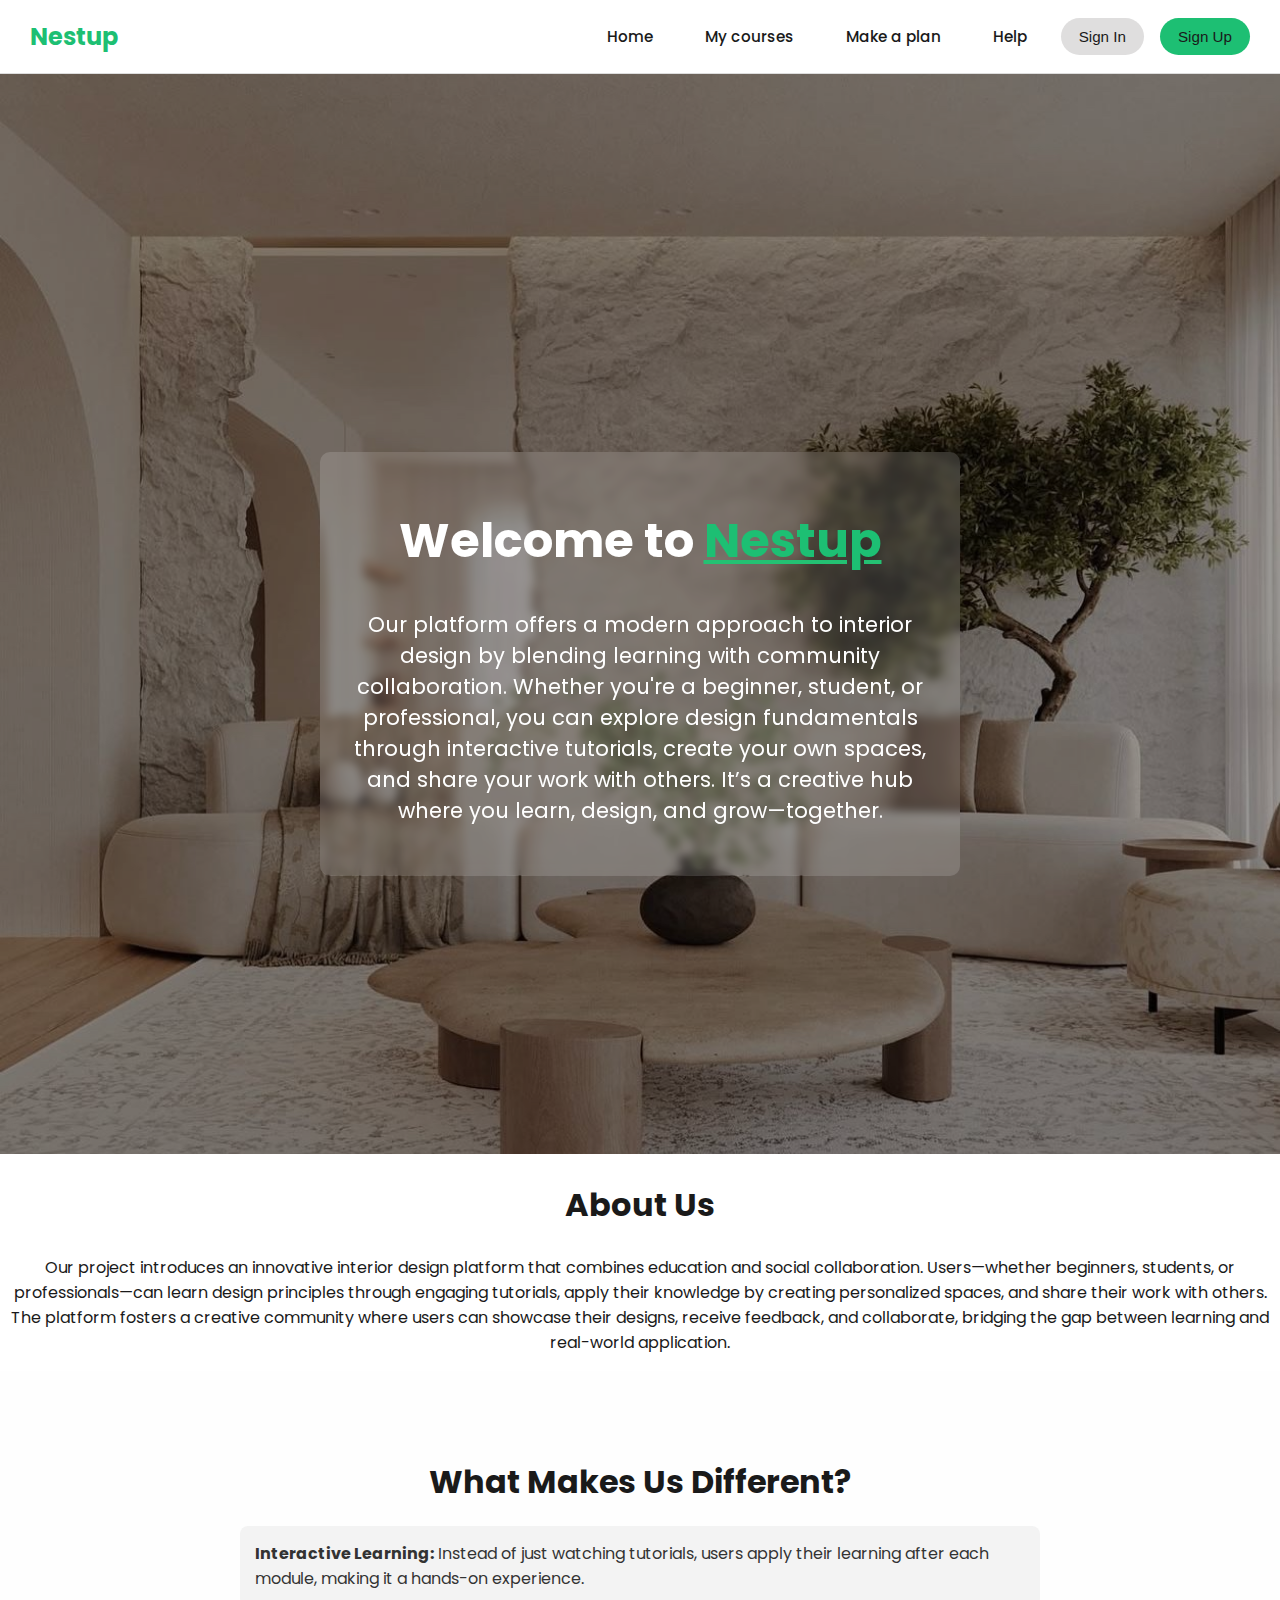
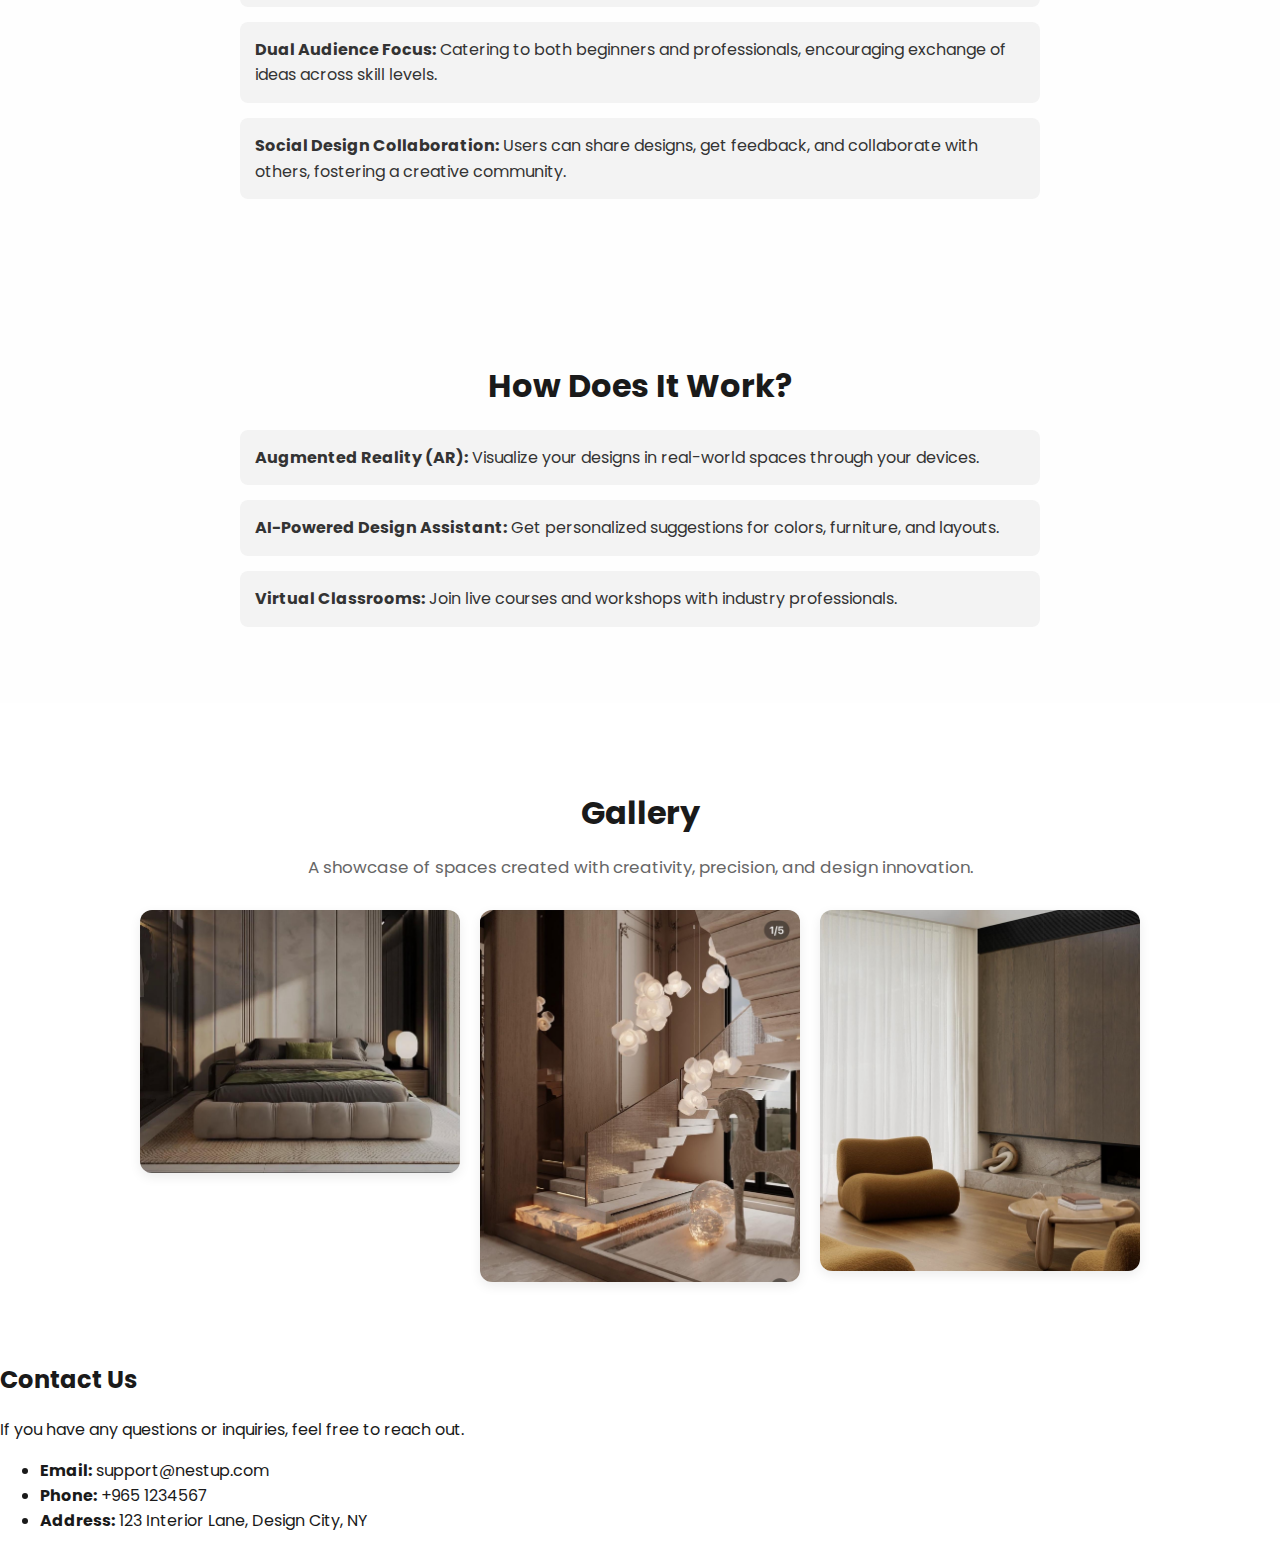
<file: index.html>
<!DOCTYPE html>
<html lang="en">
<head>
  <meta charset="UTF-8" />
  <meta name="viewport" content="width=device-width, initial-scale=1.0"/>
  <title>Interior Design Platform</title>
  <link rel="stylesheet" href="css/styles1.css">
  <link href="https://fonts.googleapis.com/css2?family=Poppins:wght@400;600&display=swap" rel="stylesheet">
</head>
<body>
  
  <nav class="navbar">
    <div class="navbar-left">
      <span class="logo">Nestup</span>
    </div>
    <div class="navbar-right">
      <a href="#">Home</a>
      <a href="#">My courses</a>
      <a href="#">Make a plan</a>
      <a href="#">Help</a>
      <button class="signin" onclick="location.href='signin.html'">Sign In</button>
      <button class="signup" onclick="location.href='signup.html'">Sign Up</button>
    </div>
  </nav>

  <header class="hero-section">
    <div class="hero-content">
    <h1>Welcome to <span>Nestup</span></h1>
    <p>
      Our platform offers a modern approach to interior design by blending learning with community collaboration.
      Whether you're a beginner, student, or professional, you can explore design fundamentals through interactive tutorials,
      create your own spaces, and share your work with others. It’s a creative hub where you learn, design, and grow—together.
    </p>
    </div>
  </header>

  <section class="about-section">
    <div class="about-container">
      <h2>About Us</h2>
      <p>
        Our project introduces an innovative interior design platform that combines education and social collaboration.
        Users—whether beginners, students, or professionals—can learn design principles through engaging tutorials,
        apply their knowledge by creating personalized spaces, and share their work with others.
        The platform fosters a creative community where users can showcase their designs,
        receive feedback, and collaborate, bridging the gap between learning and real-world application.
      </p>
    </div>
  </section>

  <section class="what-section">
    <div class="section-container">
      <h2>What Makes Us Different?</h2>
      <ul>
        <li><strong>Interactive Learning:</strong> Instead of just watching tutorials, users apply their learning after each module, making it a hands-on experience.</li>
        <li><strong>Dual Audience Focus:</strong> Catering to both beginners and professionals, encouraging exchange of ideas across skill levels.</li>
        <li><strong>Social Design Collaboration:</strong> Users can share designs, get feedback, and collaborate with others, fostering a creative community.</li>
      </ul>
    </div>
  </section>

  <section class="how-section">
    <div class="section-container">
      <h2>How Does It Work?</h2>
      <ul>
        <li><strong>Augmented Reality (AR):</strong> Visualize your designs in real-world spaces through your devices.</li>
        <li><strong>AI-Powered Design Assistant:</strong> Get personalized suggestions for colors, furniture, and layouts.</li>
        <li><strong>Virtual Classrooms:</strong> Join live courses and workshops with industry professionals.</li>
      </ul>
    </div>
  </section>

  <section class="gallery-section">
    <div class="gallery-container">
      <h2>Gallery</h2>
      <p>A showcase of spaces created with creativity, precision, and design innovation.</p>
      <div class="gallery-grid">
        <img src="IMG_8446.jpg" alt="Modern Bedroom">
        <img src="IMG_8445.jpg" alt="Artistic Staircase">
        <img src="IMG_8444.jpg" alt="Minimalist Lounge">
      </div>
    </div>
  </section>

  <section class="contact-section" id="contact">
    <div class="contact-container">
      <h2>Contact Us</h2>
      <p>If you have any questions or inquiries, feel free to reach out.</p>
      <ul class="contact-details">
        <li><strong>Email:</strong> support@nestup.com</li>
        <li><strong>Phone:</strong> +965 1234567</li>
        <li><strong>Address:</strong> 123 Interior Lane, Design City, NY</li>
      </ul>
    </div>
  </section>

</body>
</html>
</file>
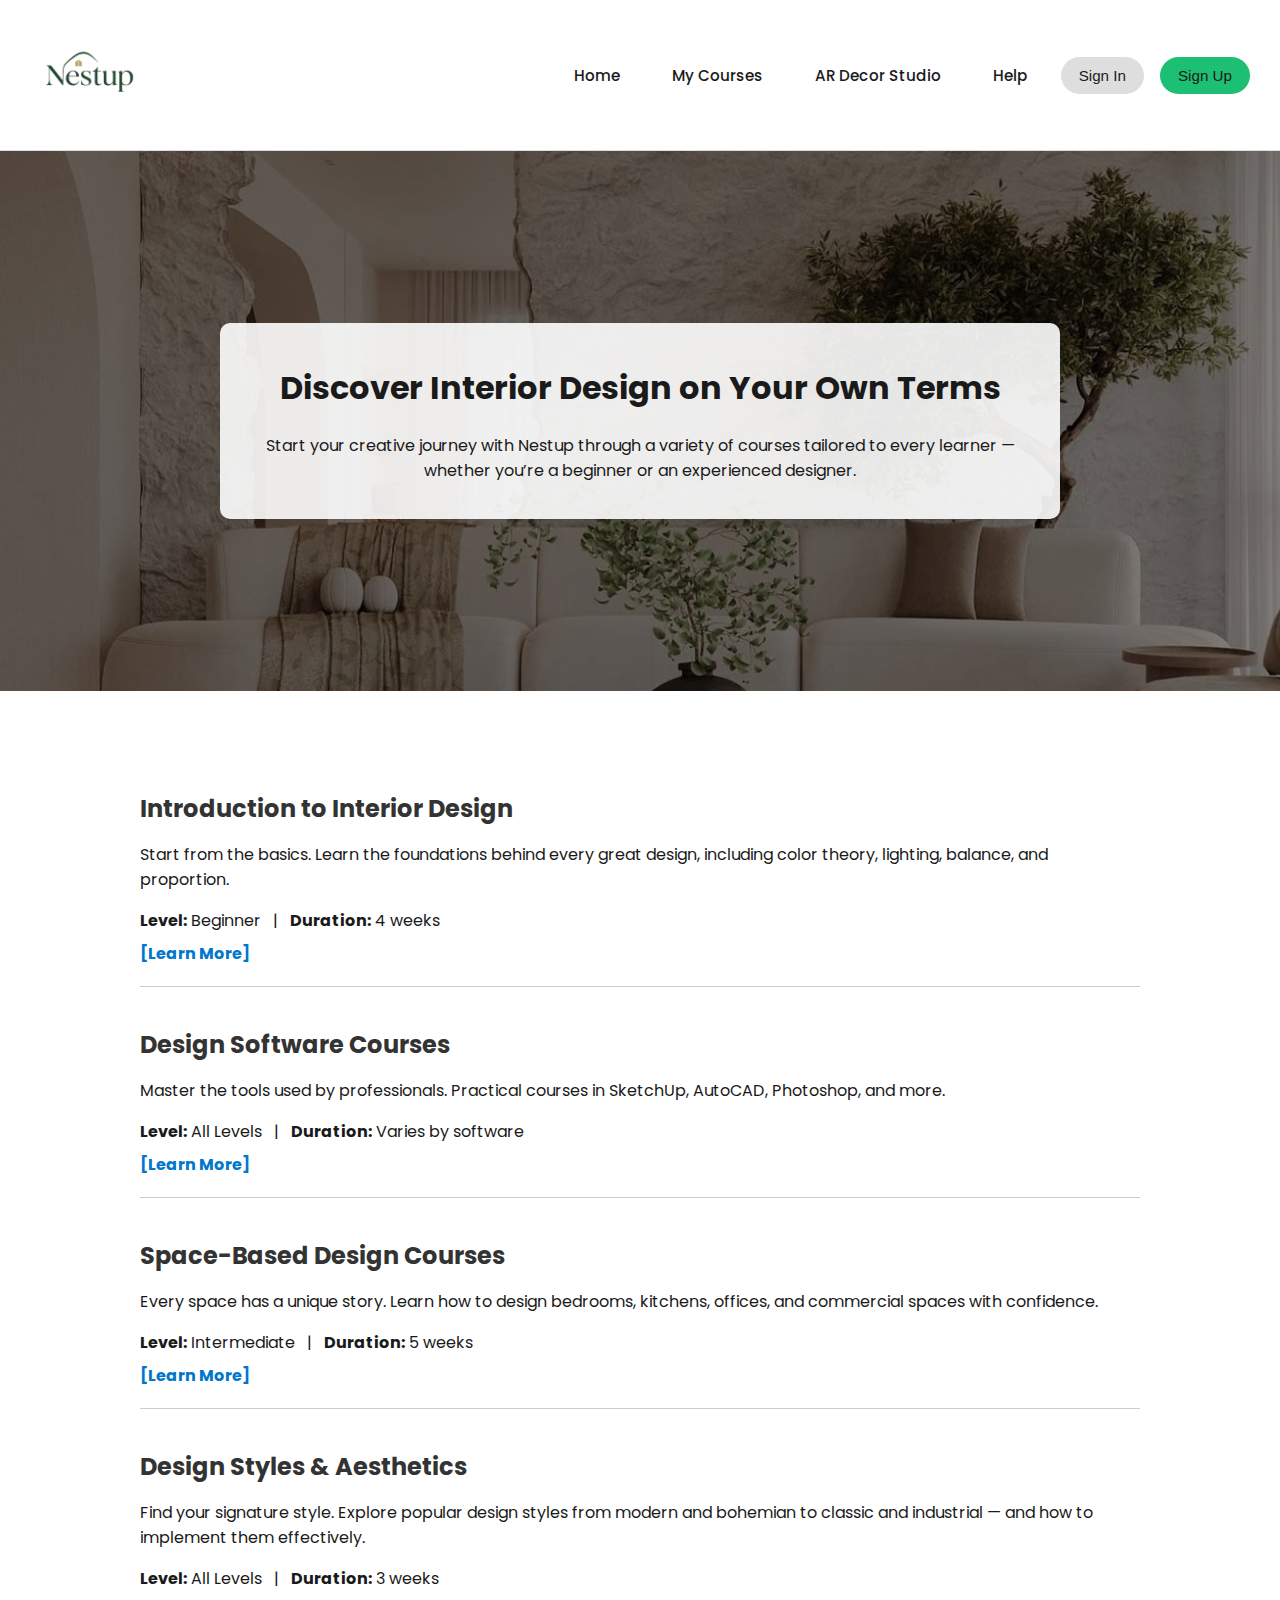
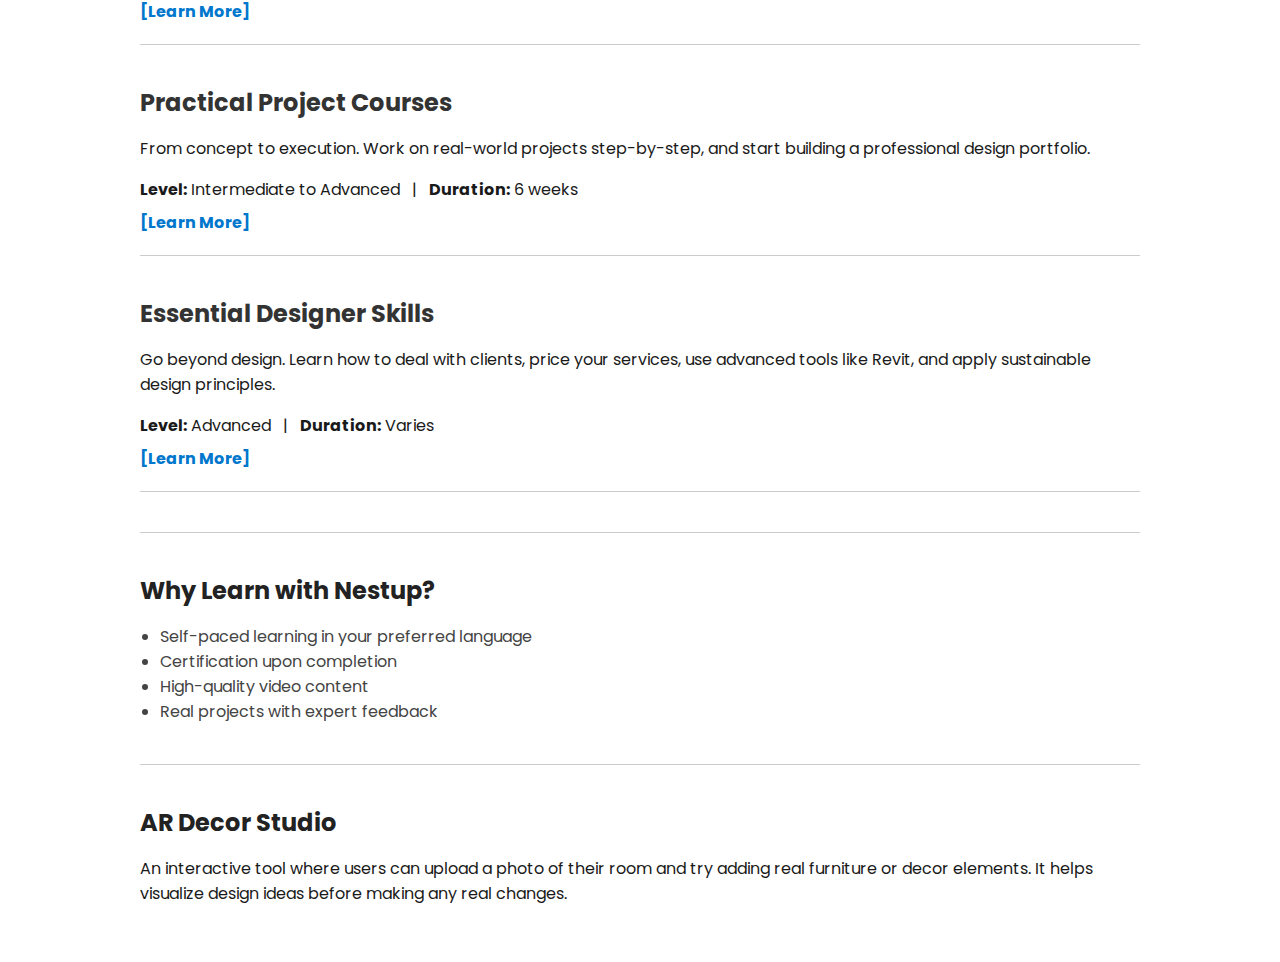
<file: courses.html>
<!DOCTYPE html>
<html lang="en">
<head>
  <meta charset="UTF-8">
  <meta name="viewport" content="width=device-width, initial-scale=1.0">
  <title>Courses - Nestup</title>
  <link rel="stylesheet" href="css/courses.css">
  <link href="https://fonts.googleapis.com/css2?family=Poppins:wght@400;600&display=swap" rel="stylesheet">
</head>
<body>
  <nav class="navbar">
    <div class="navbar-left">
      <a href="index.html">
        <img src="nestup-logo.png" alt="Nestup Logo" class="logo-img">
      </a>
    </div>

    <div class="navbar-right">
      <a href="index.html">Home</a>
      <a href="#">My Courses</a>
      <a href="ar.html">AR Decor Studio</a> <!-- تعديل الرابط هنا -->
      <a href="#">Help</a>
      <button class="signin" onclick="location.href='signin.html'">Sign In</button>
      <button class="signup" onclick="location.href='signup.html'">Sign Up</button>
    </div>
  </nav>

  <header class="hero-section">
    <div class="hero-content">
      <h1>Discover Interior Design on Your Own Terms</h1>
      <p>Start your creative journey with Nestup through a variety of courses tailored to every learner — whether you’re a beginner or an experienced designer.</p>
    </div>
  </header>

  <section class="courses-section">
    <div class="course">
      <h2>Introduction to Interior Design</h2>
      <p>Start from the basics. Learn the foundations behind every great design, including color theory, lighting, balance, and proportion.</p>
      <p><strong>Level:</strong> Beginner &nbsp; | &nbsp; <strong>Duration:</strong> 4 weeks</p>
      <a href="#" class="learn-more">[Learn More]</a>
    </div>

    <div class="course">
      <h2>Design Software Courses</h2>
      <p>Master the tools used by professionals. Practical courses in SketchUp, AutoCAD, Photoshop, and more.</p>
      <p><strong>Level:</strong> All Levels &nbsp; | &nbsp; <strong>Duration:</strong> Varies by software</p>
      <a href="#" class="learn-more">[Learn More]</a>
    </div>

    <div class="course">
      <h2>Space-Based Design Courses</h2>
      <p>Every space has a unique story. Learn how to design bedrooms, kitchens, offices, and commercial spaces with confidence.</p>
      <p><strong>Level:</strong> Intermediate &nbsp; | &nbsp; <strong>Duration:</strong> 5 weeks</p>
      <a href="#" class="learn-more">[Learn More]</a>
    </div>

    <div class="course">
      <h2>Design Styles & Aesthetics</h2>
      <p>Find your signature style. Explore popular design styles from modern and bohemian to classic and industrial — and how to implement them effectively.</p>
      <p><strong>Level:</strong> All Levels &nbsp; | &nbsp; <strong>Duration:</strong> 3 weeks</p>
      <a href="#" class="learn-more">[Learn More]</a>
    </div>

    <div class="course">
      <h2>Practical Project Courses</h2>
      <p>From concept to execution. Work on real-world projects step-by-step, and start building a professional design portfolio.</p>
      <p><strong>Level:</strong> Intermediate to Advanced &nbsp; | &nbsp; <strong>Duration:</strong> 6 weeks</p>
      <a href="#" class="learn-more">[Learn More]</a>
    </div>

    <div class="course">
      <h2>Essential Designer Skills</h2>
      <p>Go beyond design. Learn how to deal with clients, price your services, use advanced tools like Revit, and apply sustainable design principles.</p>
      <p><strong>Level:</strong> Advanced &nbsp; | &nbsp; <strong>Duration:</strong> Varies</p>
      <a href="#" class="learn-more">[Learn More]</a>
    </div>

    <div class="why-section">
      <h2>Why Learn with Nestup?</h2>
      <ul>
        <li>Self-paced learning in your preferred language</li>
        <li>Certification upon completion</li>
        <li>High-quality video content</li>
        <li>Real projects with expert feedback</li>
      </ul>
    </div>

    <div class="ar-decor">
      <h2>AR Decor Studio</h2>
      <p>An interactive tool where users can upload a photo of their room and try adding real furniture or decor elements. It helps visualize design ideas before making any real changes.</p>
    </div>
  </section>
</body>
</html>
</file>
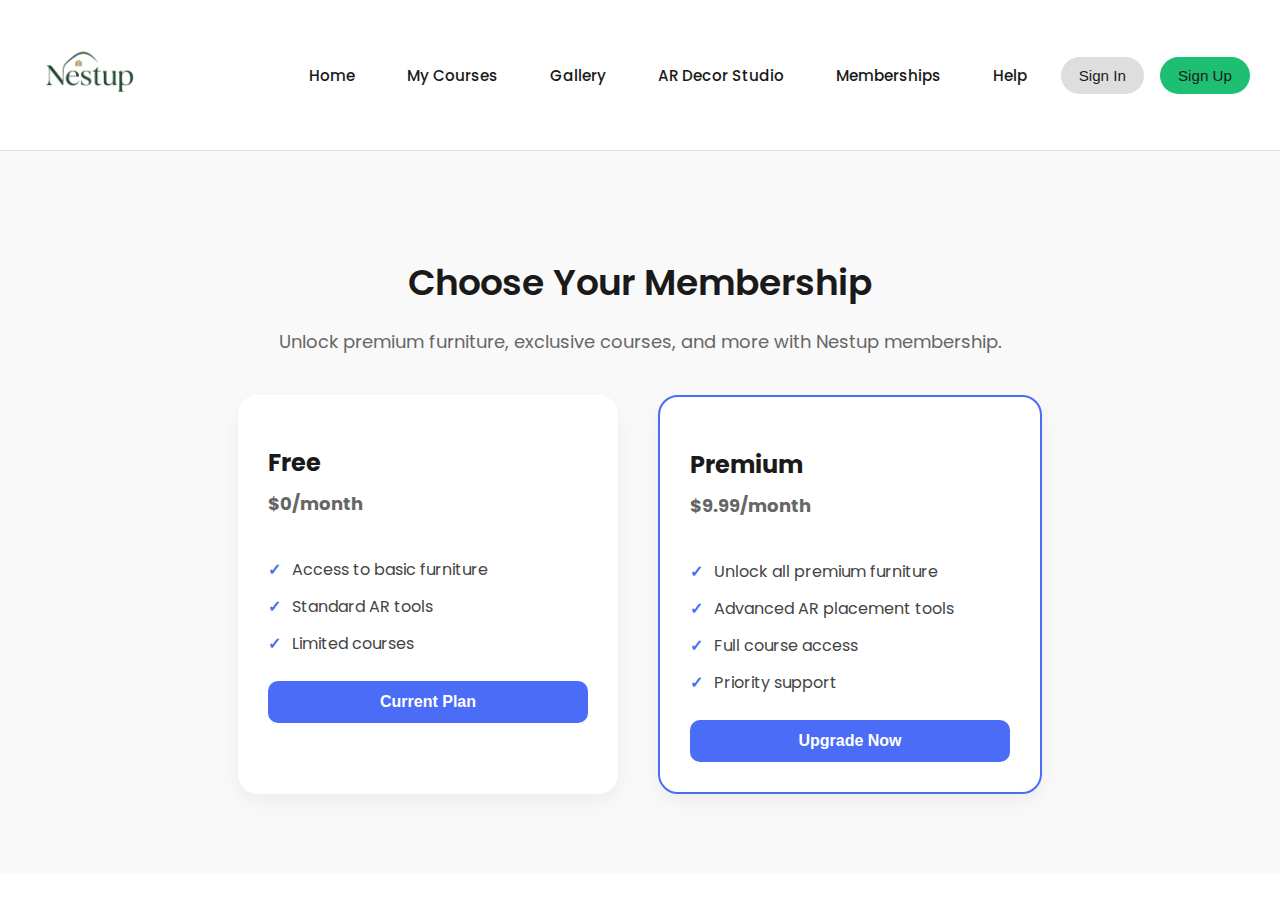
<file: membership.html>
<!DOCTYPE html>
<html lang="en">
<head>
  <meta charset="UTF-8" />
  <meta name="viewport" content="width=device-width, initial-scale=1.0"/>
  <title>Membership Plans | Nestup</title>
  <link rel="stylesheet" href="css/membership.css">
  <link href="https://fonts.googleapis.com/css2?family=Poppins:wght@400;600&display=swap" rel="stylesheet">
</head>
<body>

<nav class="navbar">
  <div class="navbar-left">
    <a href="index.html"><img src="nestup-logo.png" alt="Nestup Logo" class="logo-img"></a>
  </div>
  <div class="navbar-right">
    <a href="index.html">Home</a>
    <a href="courses.html">My Courses</a>
    <a href="NUgallery.html">Gallery</a>
    <a href="ar.html">AR Decor Studio</a>
    <a href="membership.html">Memberships</a>
    <a href="#">Help</a>
    <button onclick="location.href='signin.html'" class="signin">Sign In</button>
    <button onclick="location.href='signup.html'" class="signup">Sign Up</button>
  </div>
</nav>

<section class="membership-section">
  <h1>Choose Your Membership</h1>
  <p>Unlock premium furniture, exclusive courses, and more with Nestup membership.</p>

  <div class="plans-container">
    <!-- Free Plan -->
    <div class="plan-card">
      <h2>Free</h2>
      <p class="price">$0/month</p>
      <ul>
        <li>Access to basic furniture</li>
        <li>Standard AR tools</li>
        <li>Limited courses</li>
      </ul>
      <button class="select-btn">Current Plan</button>
    </div>

    <!-- Premium Plan -->
    <div class="plan-card premium">
      <h2>Premium</h2>
      <p class="price">$9.99/month</p>
      <ul>
        <li>Unlock all premium furniture</li>
        <li>Advanced AR placement tools</li>
        <li>Full course access</li>
        <li>Priority support</li>
      </ul>
      <button class="select-btn" onclick="location.href='signup.html'">Upgrade Now</button>
    </div>
  </div>
</section>

</body>
</html>
</file>
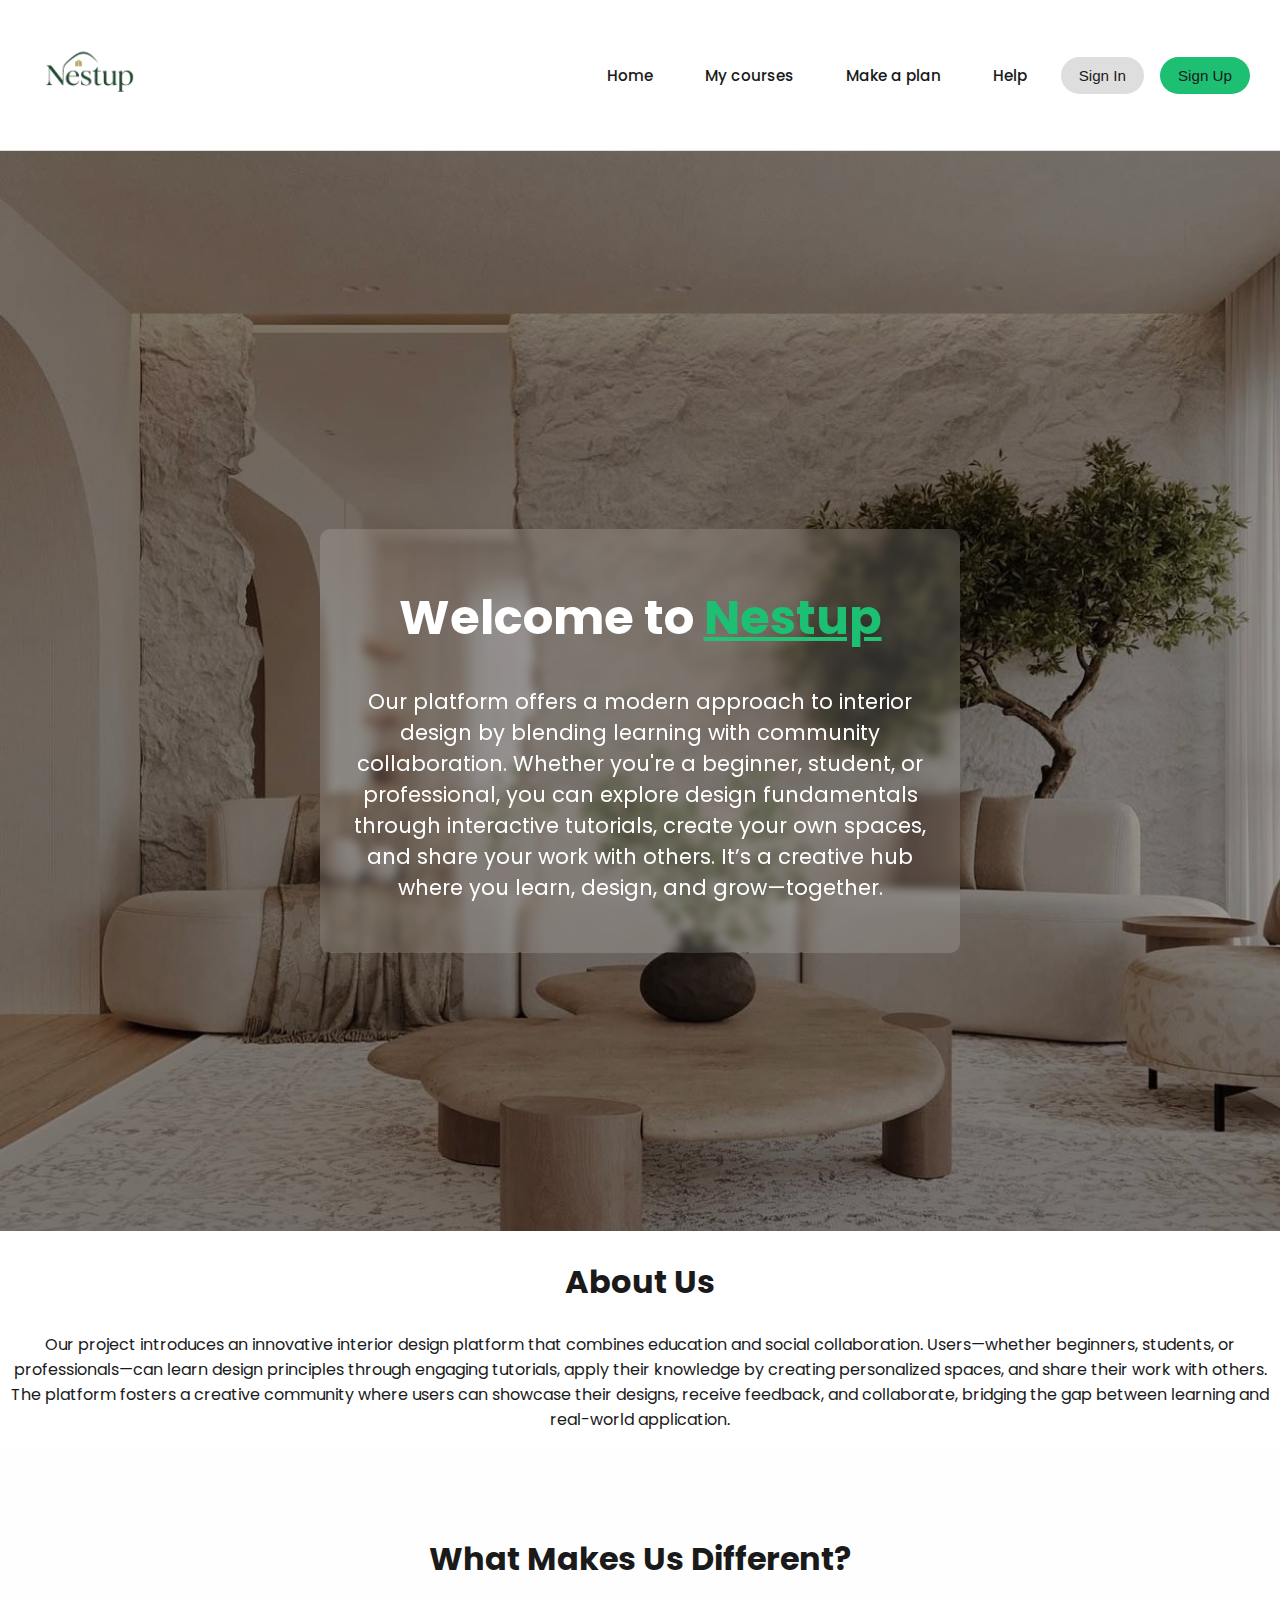
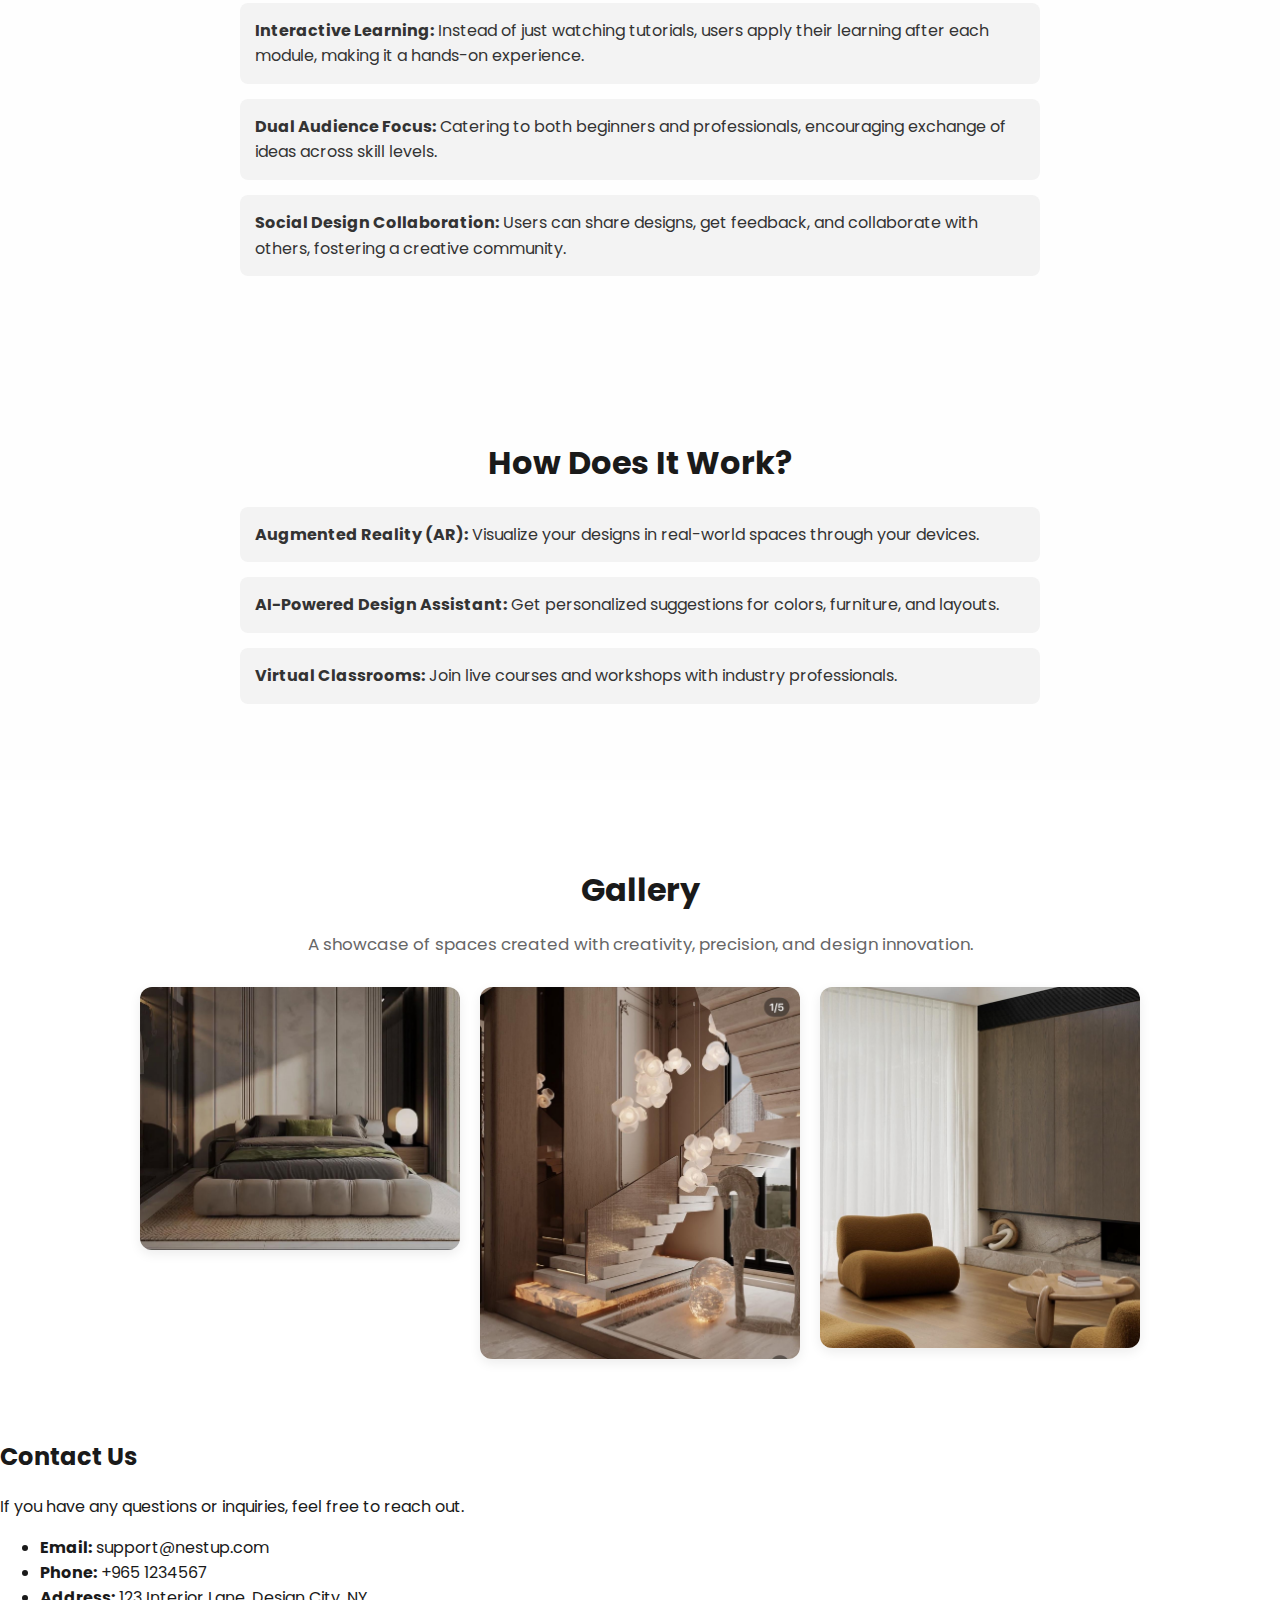
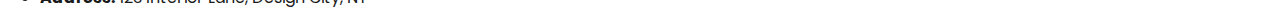
<file: Nastup.html>
<!DOCTYPE html>
<html lang="en">
<head>
  <meta charset="UTF-8" />
  <meta name="viewport" content="width=device-width, initial-scale=1.0"/>
  <title>Interior Design Platform</title>
  <link rel="stylesheet" href="css/styles1.css">
  <link href="https://fonts.googleapis.com/css2?family=Poppins:wght@400;600&display=swap" rel="stylesheet">
</head>
<body>
  
<nav class="navbar">
  <div class="navbar-left">
    <a href="index.html">
      <img src="nestup-logo.png" alt="Nestup Logo" class="logo-img">
    </a>
  </div>

  <div class="navbar-right">
    <a href="#">Home</a>
    <a href="courses.html">My courses</a>
    <a href="#">Make a plan</a>
    <a href="#">Help</a>
    <button class="signin" onclick="location.href='signin.html'">Sign In</button>
    <button class="signup" onclick="location.href='signup.html'">Sign Up</button>
  </div>
</nav>

  <header class="hero-section">
    <div class="hero-content">
    <h1>Welcome to <span>Nestup</span></h1>
    <p>
      Our platform offers a modern approach to interior design by blending learning with community collaboration.
      Whether you're a beginner, student, or professional, you can explore design fundamentals through interactive tutorials,
      create your own spaces, and share your work with others. It’s a creative hub where you learn, design, and grow—together.
    </p>
    </div>
  </header>

  <section class="about-section">
    <div class="about-container">
      <h2>About Us</h2>
      <p>
        Our project introduces an innovative interior design platform that combines education and social collaboration.
        Users—whether beginners, students, or professionals—can learn design principles through engaging tutorials,
        apply their knowledge by creating personalized spaces, and share their work with others.
        The platform fosters a creative community where users can showcase their designs,
        receive feedback, and collaborate, bridging the gap between learning and real-world application.
      </p>
    </div>
  </section>

  <section class="what-section">
    <div class="section-container">
      <h2>What Makes Us Different?</h2>
      <ul>
        <li><strong>Interactive Learning:</strong> Instead of just watching tutorials, users apply their learning after each module, making it a hands-on experience.</li>
        <li><strong>Dual Audience Focus:</strong> Catering to both beginners and professionals, encouraging exchange of ideas across skill levels.</li>
        <li><strong>Social Design Collaboration:</strong> Users can share designs, get feedback, and collaborate with others, fostering a creative community.</li>
      </ul>
    </div>
  </section>

  <section class="how-section">
    <div class="section-container">
      <h2>How Does It Work?</h2>
      <ul>
        <li><strong>Augmented Reality (AR):</strong> Visualize your designs in real-world spaces through your devices.</li>
        <li><strong>AI-Powered Design Assistant:</strong> Get personalized suggestions for colors, furniture, and layouts.</li>
        <li><strong>Virtual Classrooms:</strong> Join live courses and workshops with industry professionals.</li>
      </ul>
    </div>
  </section>

  <section class="gallery-section">
    <div class="gallery-container">
      <h2>Gallery</h2>
      <p>A showcase of spaces created with creativity, precision, and design innovation.</p>
      <div class="gallery-grid">
        <img src="IMG_8446.jpg" alt="Modern Bedroom">
        <img src="IMG_8445.jpg" alt="Artistic Staircase">
        <img src="IMG_8444.jpg" alt="Minimalist Lounge">
      </div>
    </div>
  </section>

  <section class="contact-section" id="contact">
    <div class="contact-container">
      <h2>Contact Us</h2>
      <p>If you have any questions or inquiries, feel free to reach out.</p>
      <ul class="contact-details">
        <li><strong>Email:</strong> support@nestup.com</li>
        <li><strong>Phone:</strong> +965 1234567</li>
        <li><strong>Address:</strong> 123 Interior Lane, Design City, NY</li>
      </ul>
    </div>
  </section>

</body>
</html>
</file>
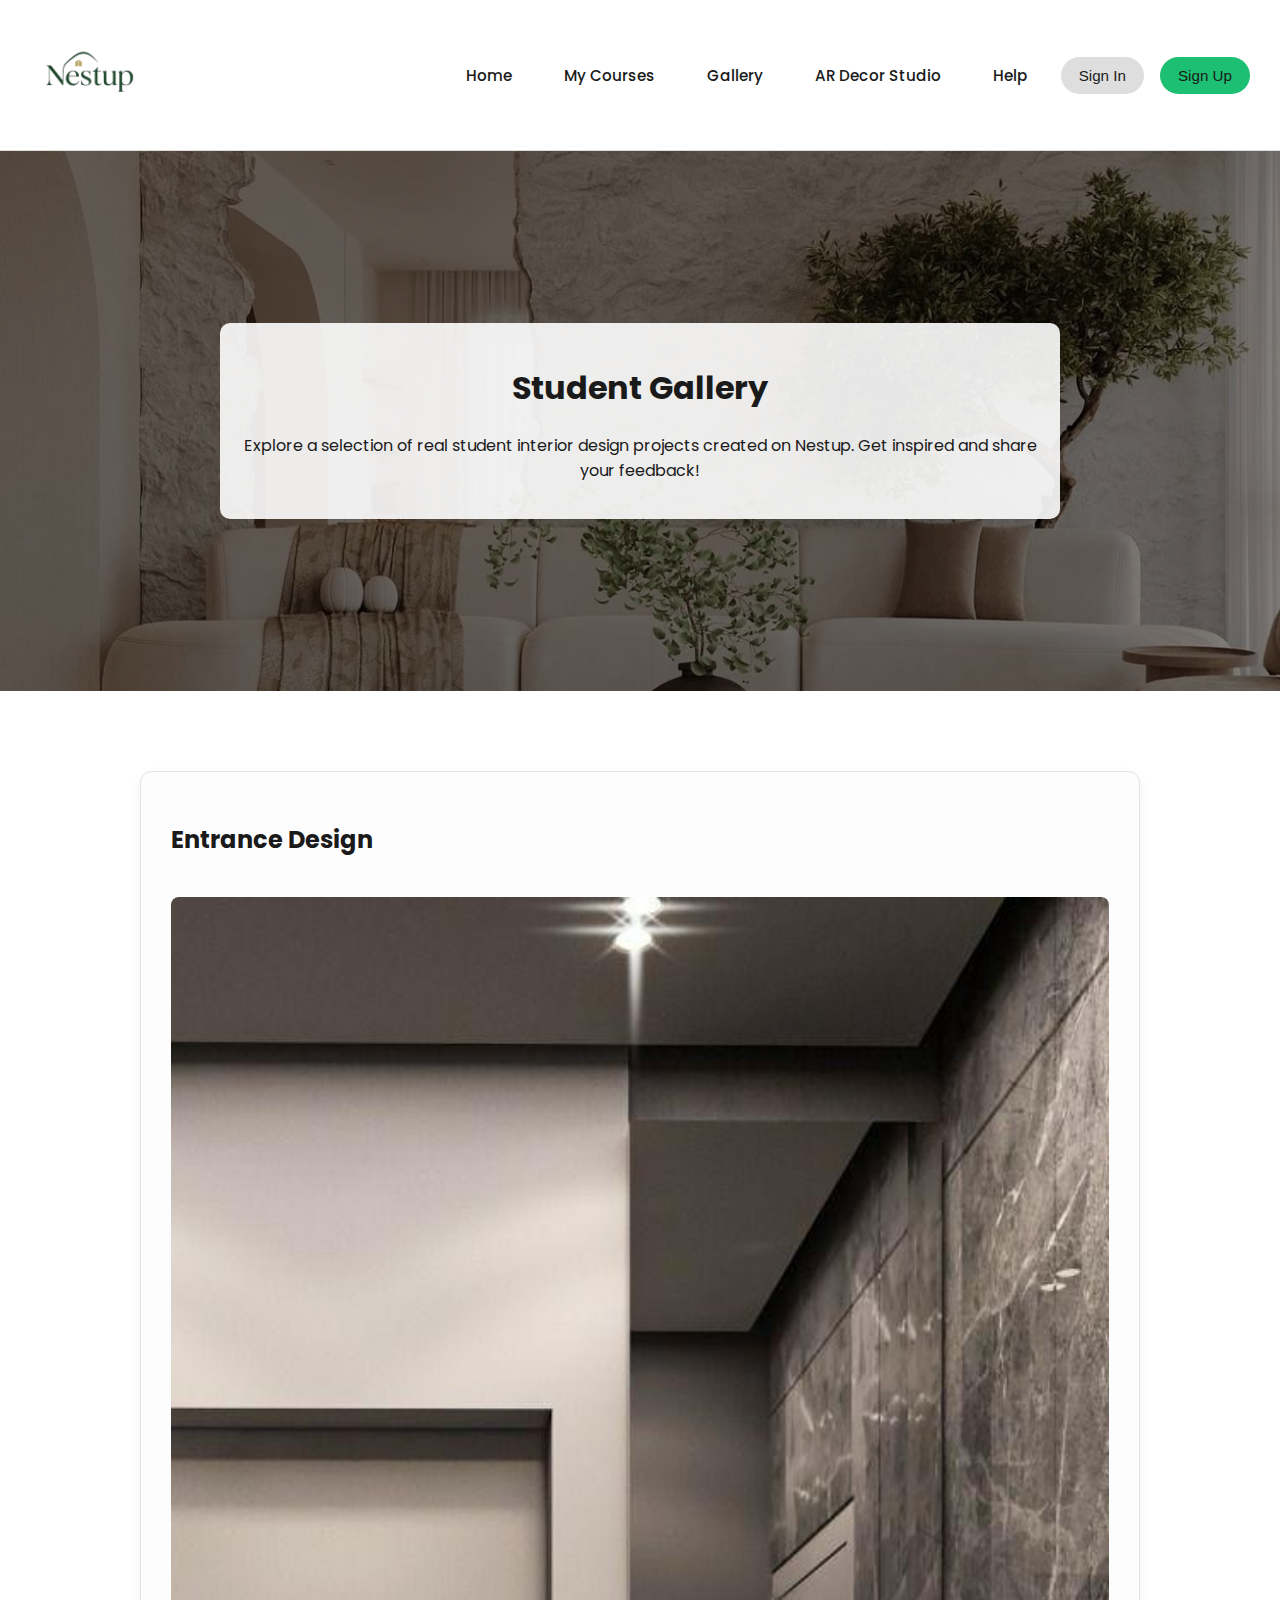
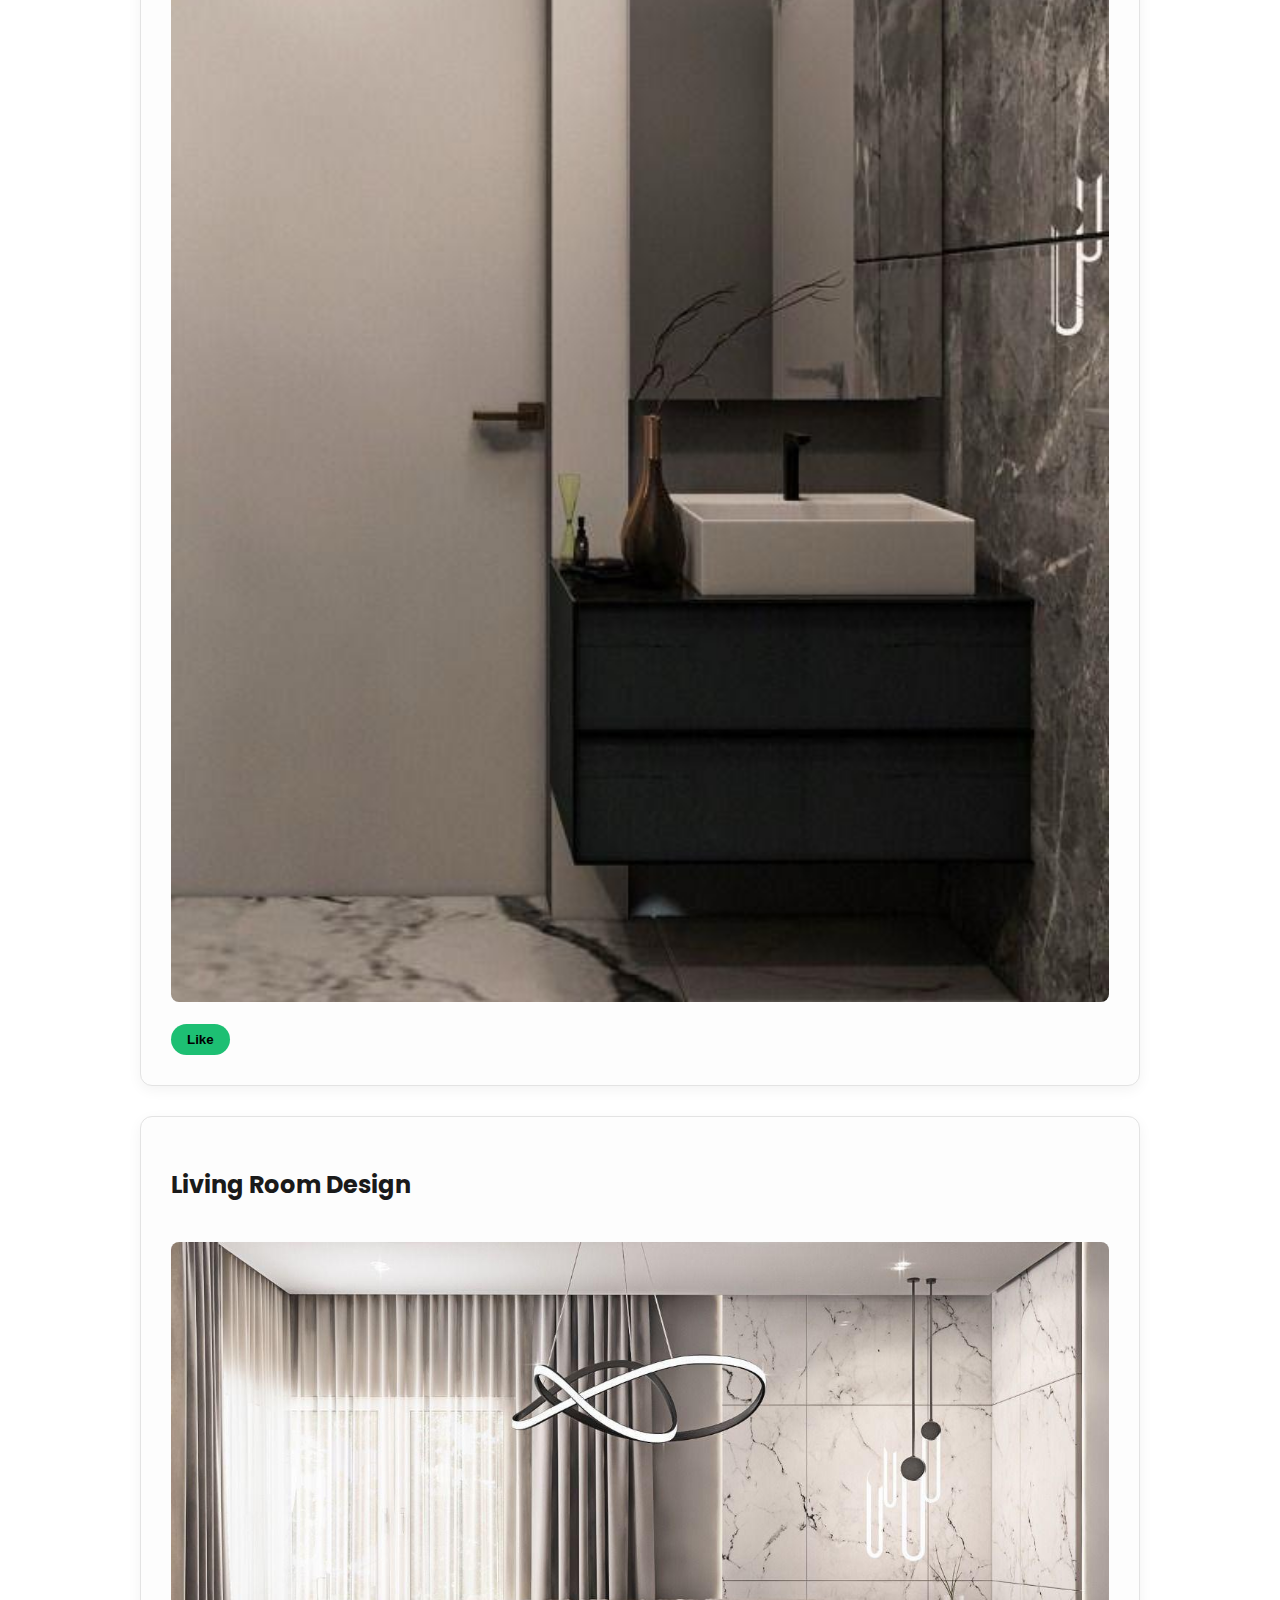
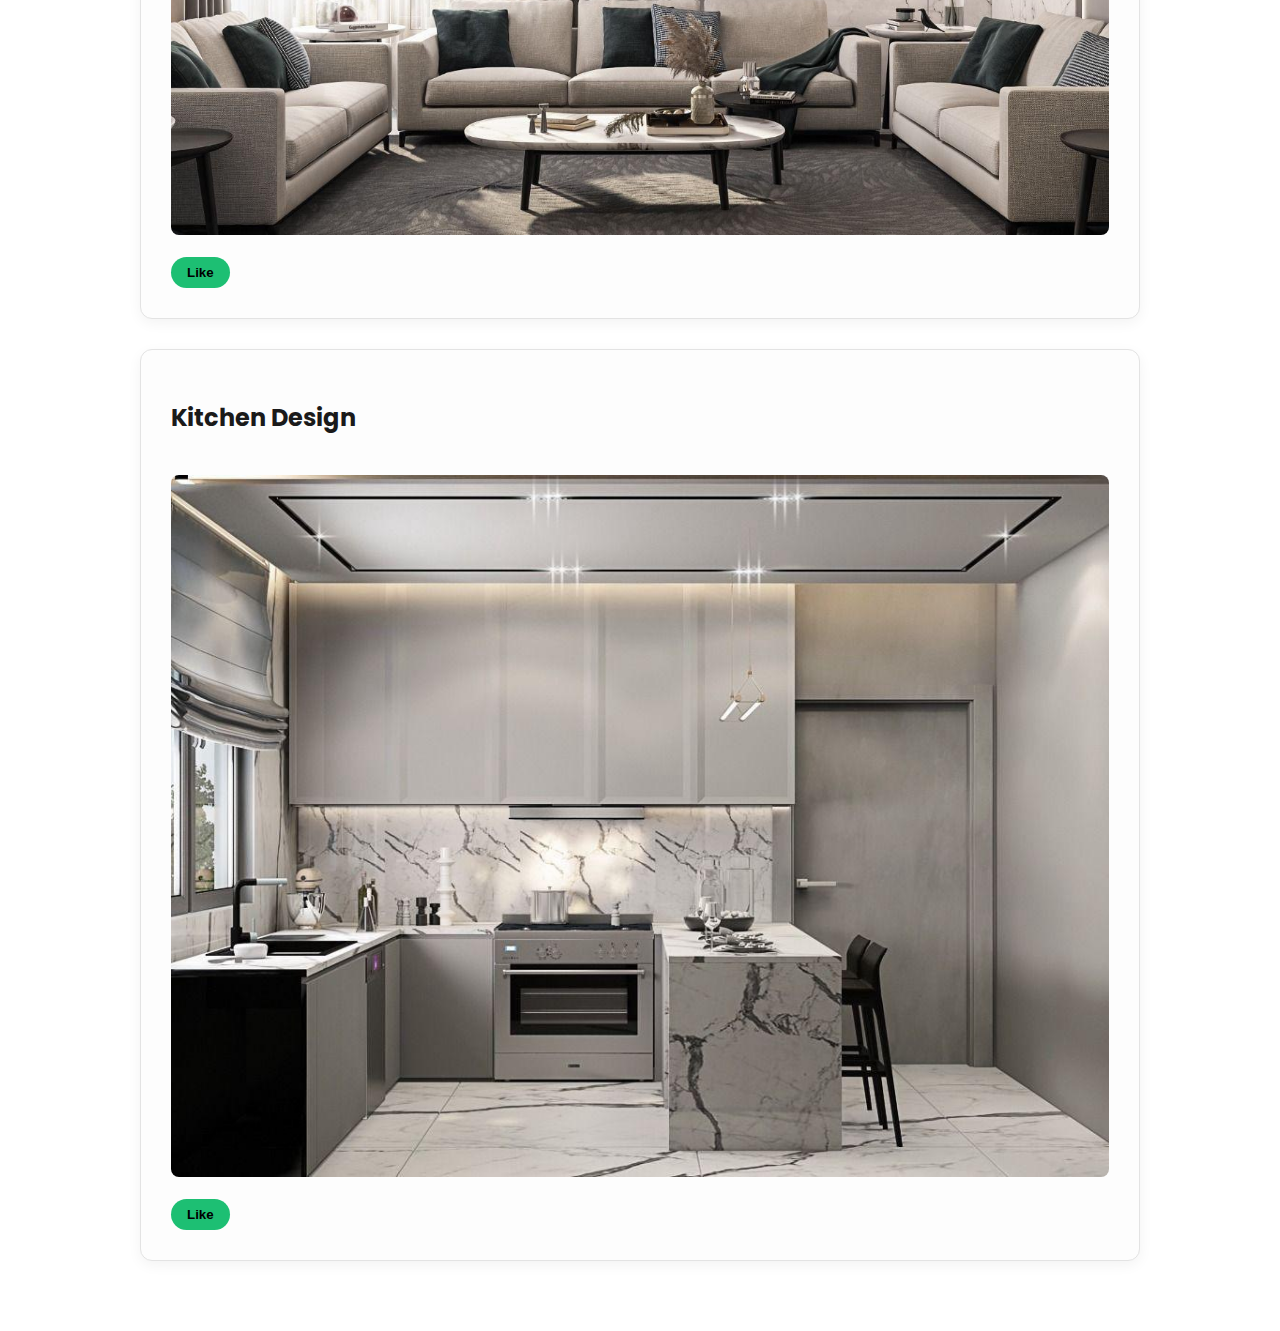
<file: NUgallery.html>
<!DOCTYPE html>
<html lang="en">
<head>
  <meta charset="UTF-8">
  <title>Gallery - Nestup</title>
  <meta name="viewport" content="width=device-width, initial-scale=1.0">
  <link rel="stylesheet" href="css/courses.css">
  <link href="https://fonts.googleapis.com/css2?family=Poppins:wght@400;600&display=swap" rel="stylesheet">
</head>
<body>

  <!-- Navbar (Copied from Courses Page) -->
  <nav class="navbar">
    <div class="navbar-left">
      <a href="index.html">
        <img src="nestup-logo.png" alt="Nestup Logo" class="logo-img">
      </a>
    </div>
    <div class="navbar-right">
      <a href="index.html">Home</a>
      <a href="courses.html">My Courses</a>
      <a href="NUgallery.html">Gallery</a>
      <a href="ar.html">AR Decor Studio</a>
      <a href="#">Help</a>
      <button class="signin" onclick="location.href='signin.html'">Sign In</button>
      <button class="signup" onclick="location.href='signup.html'">Sign Up</button>
    </div>
  </nav>

  <!-- Header -->
  <header class="hero-section">
    <div class="hero-content">
      <h1>Student Gallery</h1>
      <p>Explore a selection of real student interior design projects created on Nestup. Get inspired and share your feedback!</p>
    </div>
  </header>

  <!-- Gallery Section -->
  <section class="courses-section">

    <div class="course-card">
      <div class="course-header">
        <h2>Entrance Design</h2>
      </div>
      <img src="bath.jpg" alt="Student Design - Entrance" style="width: 100%; border-radius: 8px; margin-top: 20px;">
      <button class="signup" style="margin-top: 15px;" onclick="alert('You liked this design!')">Like</button>
    </div>

    <div class="course-card">
      <div class="course-header">
        <h2>Living Room Design</h2>
      </div>
      <img src="room1.jpg" alt="Student Design - Living Room" style="width: 100%; border-radius: 8px; margin-top: 20px;">
      <button class="signup" style="margin-top: 15px;" onclick="alert('You liked this design!')">Like</button>
    </div>

    <div class="course-card">
      <div class="course-header">
        <h2>Kitchen Design</h2>
      </div>
      <img src="photo_2025-05-21_15-30-01.jpg" alt="Student Design - Kitchen" style="width: 100%; border-radius: 8px; margin-top: 20px;">
      <button class="signup" style="margin-top: 15px;" onclick="alert('You liked this design!')">Like</button>
    </div>

  </section>

</body>
</html>
</file>
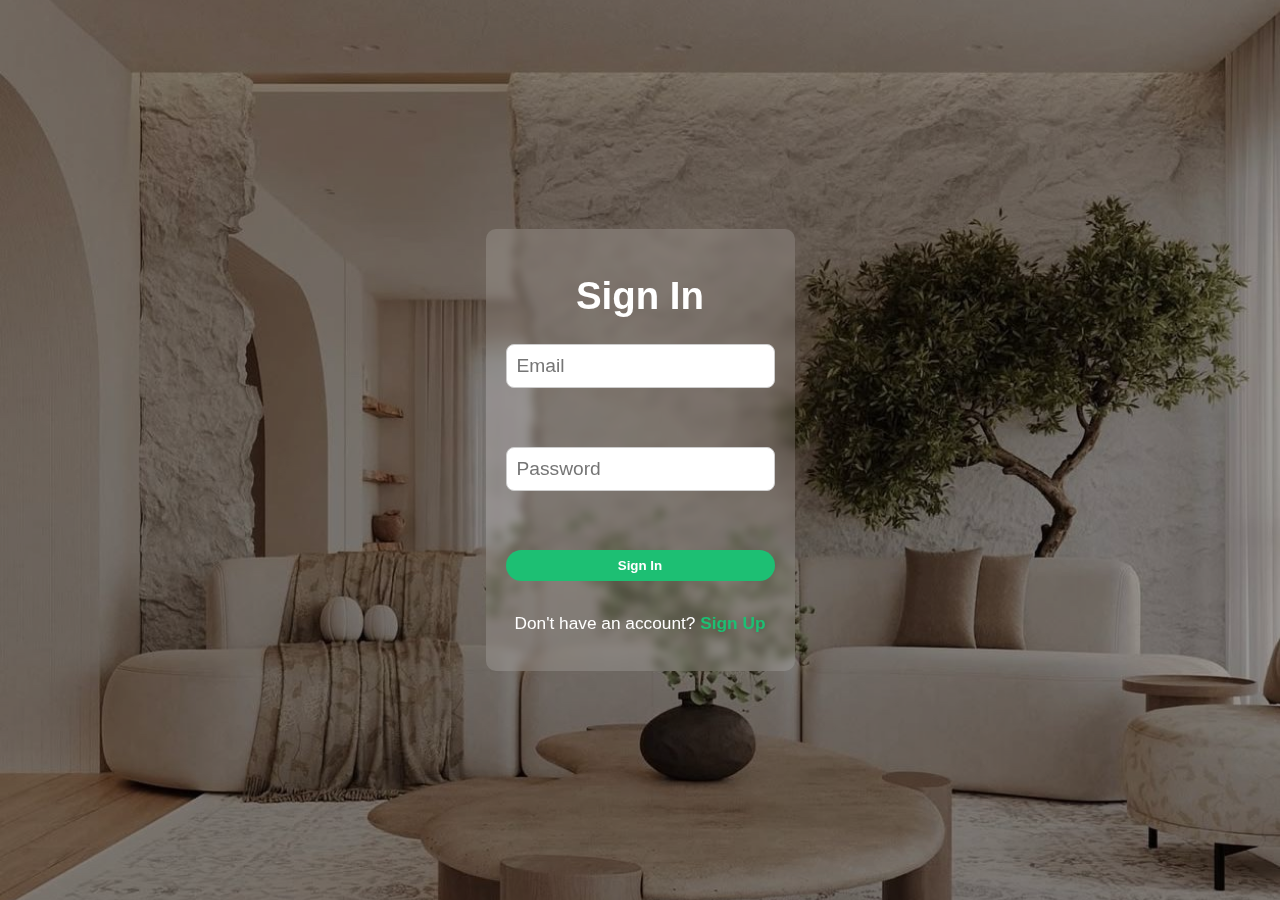
<file: signin.html>
<!DOCTYPE html>
<html lang="en">
<head>
  <meta charset="UTF-8">
  <meta name="viewport" content="width=device-width, initial-scale=1.0">
  <title>Sign In - Nestup</title>
  <link rel="stylesheet" href="css/styles1.css">
</head>
<body>
  <div class="hero-section">
    <div class="hero-content">
      <h1>Sign In</h1>
      <form action="#" method="post">
        <input type="email" name="email" placeholder="Email" required><br><br>
        <input type="password" name="password" placeholder="Password" required><br><br>
        <button type="submit" class="signin">Sign In</button>
        <p>Don't have an account? <a href="signup.html">Sign Up</a></p>
      </form>
    </div>
  </div>
</body>
</html>
</file>
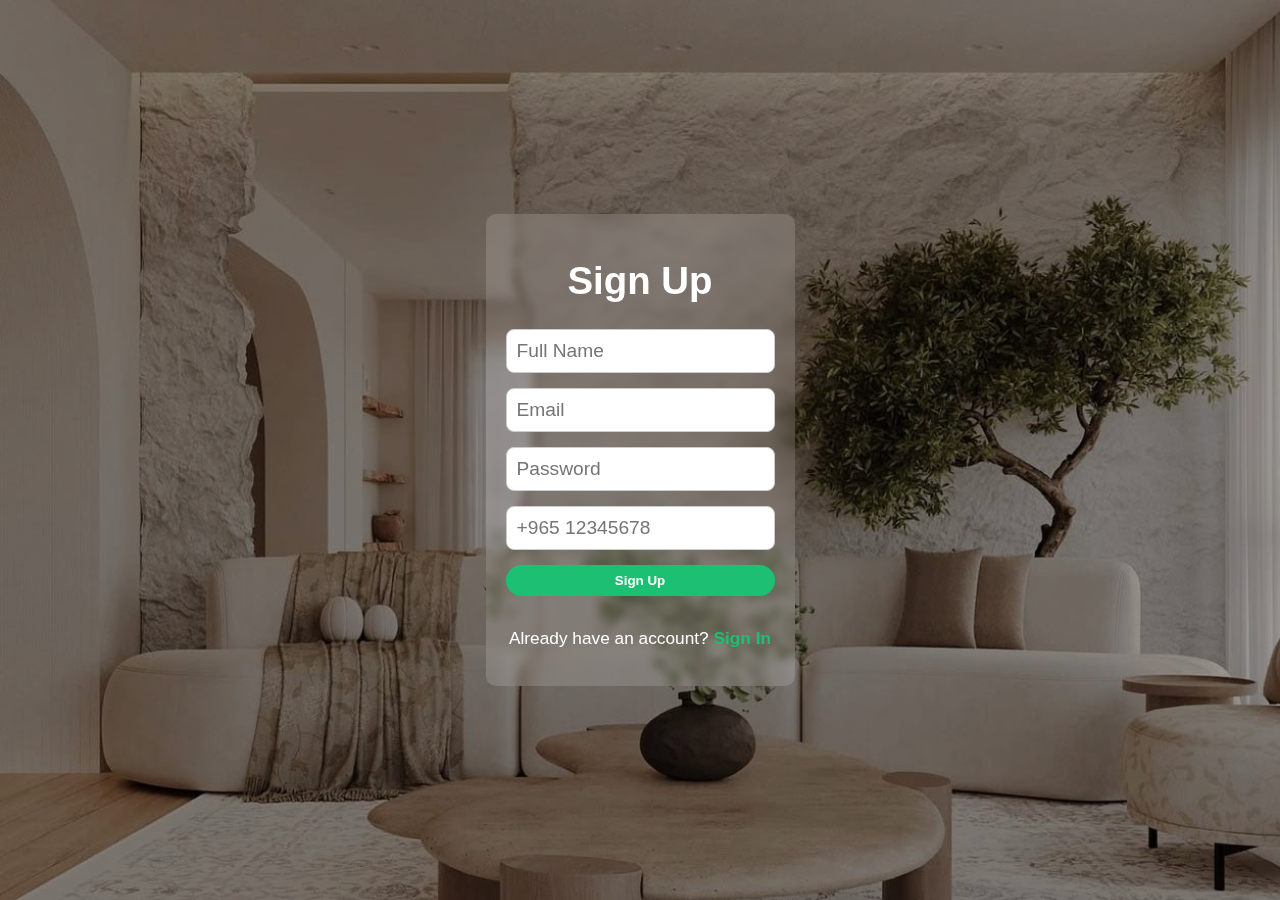
<file: signup.html>
<!DOCTYPE html>
<html lang="en">
<head>
  <meta charset="UTF-8">
  <meta name="viewport" content="width=device-width, initial-scale=1.0">
  <title>Sign Up - Nestup</title>
  <link rel="stylesheet" href="css/styles1.css">
</head>
<body>
  <div class="hero-section">
    <div class="hero-content">
      <h1>Sign Up</h1>
      <form action="#" method="post">
        <input type="text" name="name" placeholder="Full Name" required>
        <input type="email" name="email" placeholder="Email" required>
        <input type="password" name="password" placeholder="Password" required>
        <input type="tel" name="phone" placeholder="+965 12345678" pattern="^\+965[0-9]{8}$" required>
        <button type="submit" class="signup">Sign Up</button>
        <p>Already have an account? <a href="signin.html">Sign In</a></p>
      </form>
    </div>
  </div>
</body>
</html>
</file>
<file: css/styles1.css>
body {
    margin: 0;
    font-family: 'Poppins', sans-serif;
    background-color: #ffffff;
    color: #1a1a1a;
  }

  .hero-section {
    background-image: url('../IMG_7811.jpg'); 
    background-size: cover;
    background-position: center;
    background-repeat: no-repeat;
    height: 100vh;
    display: flex;
    align-items: center;
    justify-content: center;
    text-align: center;
    position: relative;
    color: #fff;
  }
  
  .hero-section::before {
    content: '';
    position: absolute;
    inset: 0;
    background-color: rgba(0, 0, 0, 0.4); 
    z-index: 1;
  }
  
  .hero-content {
    position: relative;
    z-index: 2;
    max-width: 800px;
    padding: 20px;
    background-color: rgb(253, 250, 250);
    font-size:larger;
    border-radius: 10px;
    backdrop-filter: blur(5px);
  }
  
  .hero-content p {
    color:white;
  }
  
  .hero-content h1 span {
    color:#1dbf73;
  }

.logo-img {
  height: auto;
  max-height: 120px;
  width: auto;
  object-fit: contain;
  display: block;
  image-rendering: auto;
}


  .navbar {
  display: flex;
  justify-content: space-between;
  align-items: center;
  position: sticky;
  top: 0;
  background-color: white;
  z-index: 1000;
  padding: 15px 30px;
  border-bottom: 1px solid #ddd;
}
  
  .navbar-left .logo {
    font-size: 1.5rem;
    font-weight: bold;
    color: #1dbf73;
    white-space: nowrap;
  }
  
.navbar-right {
  display: flex;
  align-items: center;
  gap: 16px;
}
  
  .navbar-right a,
  .navbar-right button {
    white-space: nowrap;
    max-width: 100%;
    text-decoration: none;
    color: #1a1a1a;
    padding: 10px 18px;
    border-radius: 20px;
    font-size: 0.95em;
    font-weight: 500;
    transition: color 0.3s ease;
  }
  
  .navbar-right a:hover {
    color: #1dbf73;
    text-decoration: none;
  }
  
  .signin {
    background-color: #dfdede;
    color: rgb(0, 0, 0);
    border: none;
    padding: 8px 16px;
    border-radius: 20px;
    font-weight: bold;
    cursor: pointer;
  }
  
  .signup {
    background-color: #1dbf73;
    color: rgb(0, 0, 0);
    border: none;
    padding: 8px 16px;
    border-radius: 20px;
    font-weight: bold;
    cursor: pointer;
  }
  
  header {
    text-align: center;
    padding: 140px 20px 40px;
  }
  
  header h1 {
    font-size: 2.5em;
    font-weight: bold;
  }
  
  header h1 span {
    text-decoration: underline;
    text-decoration-color: #24c173;
  }
  
  header p {
    color: #666;
    font-size: 1.1em;
    max-width: 600px;
    margin: 15px auto 30px;
  }
  
  .cta-button {
    background-color: #24c173;
    color: white;
    border: none;
    padding: 12px 30px;
    font-size: 1em;
    border-radius: 30px;
    box-shadow: 0 4px 10px rgba(0, 0, 0, 0.1);
    cursor: pointer;
    transition: background-color 0.3s ease;
  }
  
  .cta-button:hover {
    background-color: #1ea562;
  }
  
  .about-container {
    text-align: center;
  }
  
  .about-container h2 {
    font-size: 2em;
  }
  
  .what-section,
  .how-section {
    background-color: #fefefe;
    padding: 60px 20px;
    text-align: center;
  }
  
  .section-container {
    max-width: 800px;
    margin: 0 auto;
  }
  
  .section-container h2 {
    font-size: 2em;
    margin-bottom: 20px;
    color: #1a1a1a;
  }
  
  .section-container ul {
    list-style: none;
    padding: 0;
    text-align: left;
  }
  
  .section-container ul li {
    background-color: #f3f3f3;
    margin-bottom: 15px;
    padding: 15px;
    border-radius: 8px;
    font-size: 1em;
    line-height: 1.6;
    color: #333;
  }
  
  .features {
    display: grid;
    grid-template-columns: repeat(auto-fit, minmax(200px, 1fr));
    gap: 30px;
    padding: 50px 20px;
    max-width: 1000px;
    margin: 0 auto;
  }
  
  .feature-card {
    border: 1px solid #eee;
    border-radius: 12px;
    padding: 20px;
    text-align: center;
    transition: transform 0.3s ease;
    background-color: #fff;
  }
  
  .feature-card:hover {
    box-shadow: 0 4px 10px rgba(0, 0, 0, 0.08);
    transform: translateY(-5px);
  }
  
  .feature-card img {
    width: 80px;
    height: auto;
    margin-bottom: 15px;
  }
  
  .feature-card h3 {
    font-size: 1.1em;
    margin: 0;
  }
  
  .gallery-section {
    padding: 60px 20px;
    background-color: #fff;
    text-align: center;
  }
  
  .gallery-container {
    max-width: 1000px;
    margin: 0 auto;
  }
  
  .gallery-container h2 {
    font-size: 2em;
    margin-bottom: 10px;
    color: #1a1a1a;
  }
  
  .gallery-container p {
    color: #666;
    margin-bottom: 30px;
    font-size: 1.05em;
  }
  
  .gallery-grid {
    display: grid;
    grid-template-columns: repeat(auto-fit, minmax(220px, 1fr));
    gap: 20px;
  }
  
  .gallery-grid img {
    width: 100%;
    height: auto;
    border-radius: 12px;
    object-fit: cover;
    box-shadow: 0 4px 12px rgba(0, 0, 0, 0.08);
    transition: transform 0.3s ease;
  }
  
  .gallery-grid img:hover {
    transform: scale(1.02);
  }
  
  @media (max-width: 1024px) {
    .navbar {
    flex-direction: column;
    align-items: flex-start;
    gap: 10px;
    margin-top: 10px;
    }
  
    .navbar-right {
      flex-direction: row;
      justify-content: flex-start;
      gap: 10px;
      margin-top: 10px;
    }
  
    header {
      padding-top: 180px;
    }
  
    .about-section,
    .contact-section {
      background-color: #f9f9f9;
      padding: 60px 20px;
      text-align: center;
    }
  
    .about-container,
    .contact-container {
      max-width: 800px;
      margin: 0 auto;
    }
  
    .about-container h2,
    .contact-container h2 {
      font-size: 2em;
      margin-bottom: 10px;
      color: #1a1a1a;
    }
  
    .about-container p,
    .contact-container p {
      color: #666;
      font-size: 1.05em;
      margin-bottom: 20px;
    }
  
    .contact-details {
      list-style: none;
      padding: 0;
      font-size: 1em;
      color: #444;
    }
  
    .contact-details li {
      margin: 10px 0;
    }
  }
  
.hero-section {
  background-image: url('../IMG_7811.jpg');
  background-size: cover;
  background-position: center;
  background-repeat: no-repeat;
  height: 100vh;
  display: flex;
  align-items: center;
  justify-content: center;
  text-align: center;
  position: relative;
  color: #fff;
}

.hero-section::before {
  content: '';
  position: absolute;
  inset: 0;
  background-color: rgba(0, 0, 0, 0.4);
  z-index: 1;
}

.hero-content {
  position: relative;
  z-index: 2;
  max-width: 800px;
  padding: 20px;
  background-color: rgba(255, 255, 255, 0.15);
  border-radius: 10px;
  backdrop-filter: blur(5px);
}

form {
  display: flex;
  flex-direction: column;
  align-items: center;
}

form input[type="text"],
form input[type="email"],
form input[type="password"],
form input[type="tel"] {
  width: 100%;
  max-width: 300px;
  padding: 10px;
  margin-bottom: 15px;
  border: 1px solid #ccc;
  border-radius: 8px;
  box-sizing: border-box;
  font-size: 1em;
}

form button,
form a.signup,
form a.signin {
  width: 100%;
  max-width: 300px;
  text-align: center;
  padding: 10px;
  margin-bottom: 15px;
  border: none;
  border-radius: 8px;
  font-weight: bold;
  cursor: pointer;
  text-decoration: none;
}

form .signup {
  background-color: #1dbf73;
  color: #fff;
}

form .signin {
  background-color: #1dbf73;
  color: #ffffff;
}

form p {
  font-size: 0.9em;
}

form p a {
  color: #1dbf73;
  text-decoration: none;
  font-weight: bold;
} 
form p a:hover {
  text-decoration: underline;
}
</file>
<file: css/courses.css>
body {
  margin: 0;
  font-family: 'Poppins', sans-serif;
  background-color: #ffffff;
  color: #1a1a1a;
}

 .logo-img {
  height: auto;
  max-height: 120px;
  width: auto;
  object-fit: contain;
  display: block;
  image-rendering: auto;
}


  .navbar {
  display: flex;
  justify-content: space-between;
  align-items: center;
  position: sticky;
  top: 0;
  background-color: white;
  z-index: 1000;
  padding: 15px 30px;
  border-bottom: 1px solid #ddd;
}
  
  .navbar-left .logo {
    font-size: 1.5rem;
    font-weight: bold;
    color: #1dbf73;
    white-space: nowrap;
  }
  
.navbar-right {
  display: flex;
  align-items: center;
  gap: 16px;
}
  
  .navbar-right a,
  .navbar-right button {
    white-space: nowrap;
    max-width: 100%;
    text-decoration: none;
    color: #1a1a1a;
    padding: 10px 18px;
    border-radius: 20px;
    font-size: 0.95em;
    font-weight: 500;
    transition: color 0.3s ease;
  }
  
  .navbar-right a:hover {
    color: #1dbf73;
    text-decoration: none;
  }
  
  .signin {
    background-color: #dfdede;
    color: rgb(0, 0, 0);
    border: none;
    padding: 8px 16px;
    border-radius: 20px;
    font-weight: bold;
    cursor: pointer;
  }
  
  .signup {
    background-color: #1dbf73;
    color: rgb(0, 0, 0);
    border: none;
    padding: 8px 16px;
    border-radius: 20px;
    font-weight: bold;
    cursor: pointer;
  }
  
  
.hero-section {
  background: url('../IMG_7811.jpg') center/cover no-repeat;
  height: 60vh;
  display: flex;
  align-items: center;
  justify-content: center;
  text-align: center;
  position: relative;
  color: white;
}

.hero-section::before {
  content: '';
  position: absolute;
  inset: 0;
  background-color: rgba(0, 0, 0, 0.5);
  z-index: 1;
}

.hero-content {
  position: relative;
  z-index: 2;
  padding: 20px;
  max-width: 800px;
  background-color: rgba(255, 255, 255, 0.9);
  color: #1a1a1a;
  border-radius: 10px;
}

.courses-section {
  padding: 80px 40px 40px;
  max-width: 1000px;
  margin: 0 auto;
}

.course {
  margin-bottom: 40px;
  padding-bottom: 20px;
  border-bottom: 1px solid #ccc;
}

.course h2 {
  margin-bottom: 10px;
  color: #333;
}

.course p {
  margin-bottom: 8px;
}

.learn-more {
  color: #0077cc;
  text-decoration: none;
  font-weight: bold;
}

.why-section ul {
  padding-left: 20px;
  list-style-type: disc;
  color: #444;
}

.why-section,
.ar-decor {
  margin-top: 40px;
  padding-top: 20px;
  border-top: 1px solid #ccc;
}

.why-section h2,
.ar-decor h2 {
  margin-bottom: 10px;
  color: #222;
}

.course-card {
  background-color: #fdfdfd;
  border-radius: 12px;
  padding: 30px;
  margin-bottom: 30px;
  box-shadow: 0 4px 14px rgba(0, 0, 0, 0.05);
  border: 1px solid #e3e3e3;
  transition: transform 0.3s ease;
}

.course-card:hover {
  transform: translateY(-5px);
}

.course-header {
  display: flex;
  justify-content: space-between;
  align-items: center;
}

.course-badge {
  font-size: 0.85rem;
  font-weight: bold;
  padding: 6px 10px;
  border-radius: 16px;
  white-space: nowrap;
}

.free-badge {
  background-color: #1dbf73;
  color: #fff;
}

.premium-badge {
  background-color: #f0ad4e;
  color: #fff;
}
</file>
<file: css/membership.css>
/* Reset & base styles */
body {
  margin: 0;
  font-family: 'Poppins', sans-serif;
  background-color: #ffffff;
  color: #1a1a1a;
}

a {
  text-decoration: none;
  color: inherit;
}

/* Navbar styling - copied from styles1.css for consistency */
.navbar {
  display: flex;
  justify-content: space-between;
  align-items: center;
  position: sticky;
  top: 0;
  background-color: white;
  z-index: 1000;
  padding: 15px 30px;
  border-bottom: 1px solid #ddd;
}

.logo-img {
  height: auto;
  max-height: 120px;
  width: auto;
  object-fit: contain;
  display: block;
  image-rendering: auto;
}

.navbar-right {
  display: flex;
  align-items: center;
  gap: 16px;
}

.navbar-right a,
.navbar-right button {
  white-space: nowrap;
  max-width: 100%;
  text-decoration: none;
  color: #1a1a1a;
  padding: 10px 18px;
  border-radius: 20px;
  font-size: 0.95em;
  font-weight: 500;
  transition: color 0.3s ease;
}

.navbar-right a:hover {
  color: #1dbf73;
  text-decoration: none;
}

.signin {
  background-color: #dfdede;
  color: rgb(0, 0, 0);
  border: none;
  padding: 8px 16px;
  border-radius: 20px;
  font-weight: bold;
  cursor: pointer;
}

.signup {
  background-color: #1dbf73;
  color: rgb(0, 0, 0);
  border: none;
  padding: 8px 16px;
  border-radius: 20px;
  font-weight: bold;
  cursor: pointer;
}


/* Section layout */
.membership-section {
  text-align: center;
  padding: 80px 20px;
  background-color: #f9f9f9;
}

.membership-section h1 {
  font-size: 36px;
  font-weight: 600;
  margin-bottom: 10px;
}

.membership-section p {
  font-size: 18px;
  color: #666;
  margin-bottom: 40px;
}

/* Cards layout */
.plans-container {
  display: flex;
  justify-content: center;
  flex-wrap: wrap;
  gap: 40px;
  padding: 0 20px;
}

.plan-card {
  background-color: #ffffff;
  border-radius: 20px;
  box-shadow: 0 8px 20px rgba(0, 0, 0, 0.05);
  width: 320px;
  padding: 30px;
  text-align: left;
  transition: transform 0.3s ease;
}

.plan-card:hover {
  transform: translateY(-5px);
}

.plan-card h2 {
  font-size: 24px;
  margin-bottom: 5px;
  color: #1a1a1a;
}

.price {
  font-size: 22px;
  font-weight: bold;
  color: #4a6cf7;
  margin: 10px 0 20px 0;
}

.plan-card ul {
  list-style: none;
  padding: 0;
  margin: 0;
}

.plan-card ul li {
  margin-bottom: 12px;
  padding-left: 24px;
  position: relative;
  color: #444;
}

.plan-card ul li::before {
  content: "✓";
  position: absolute;
  left: 0;
  color: #4a6cf7;
  font-weight: bold;
}

.select-btn {
  display: block;
  margin-top: 25px;
  width: 100%;
  background-color: #4a6cf7;
  color: white;
  border: none;
  border-radius: 10px;
  padding: 12px 0;
  font-size: 16px;
  font-weight: 600;
  cursor: pointer;
  transition: background-color 0.3s ease;
}

.select-btn:hover {
  background-color: #3a57c2;
}

.plan-card.premium {
  border: 2px solid #4a6cf7;
}
</file>
